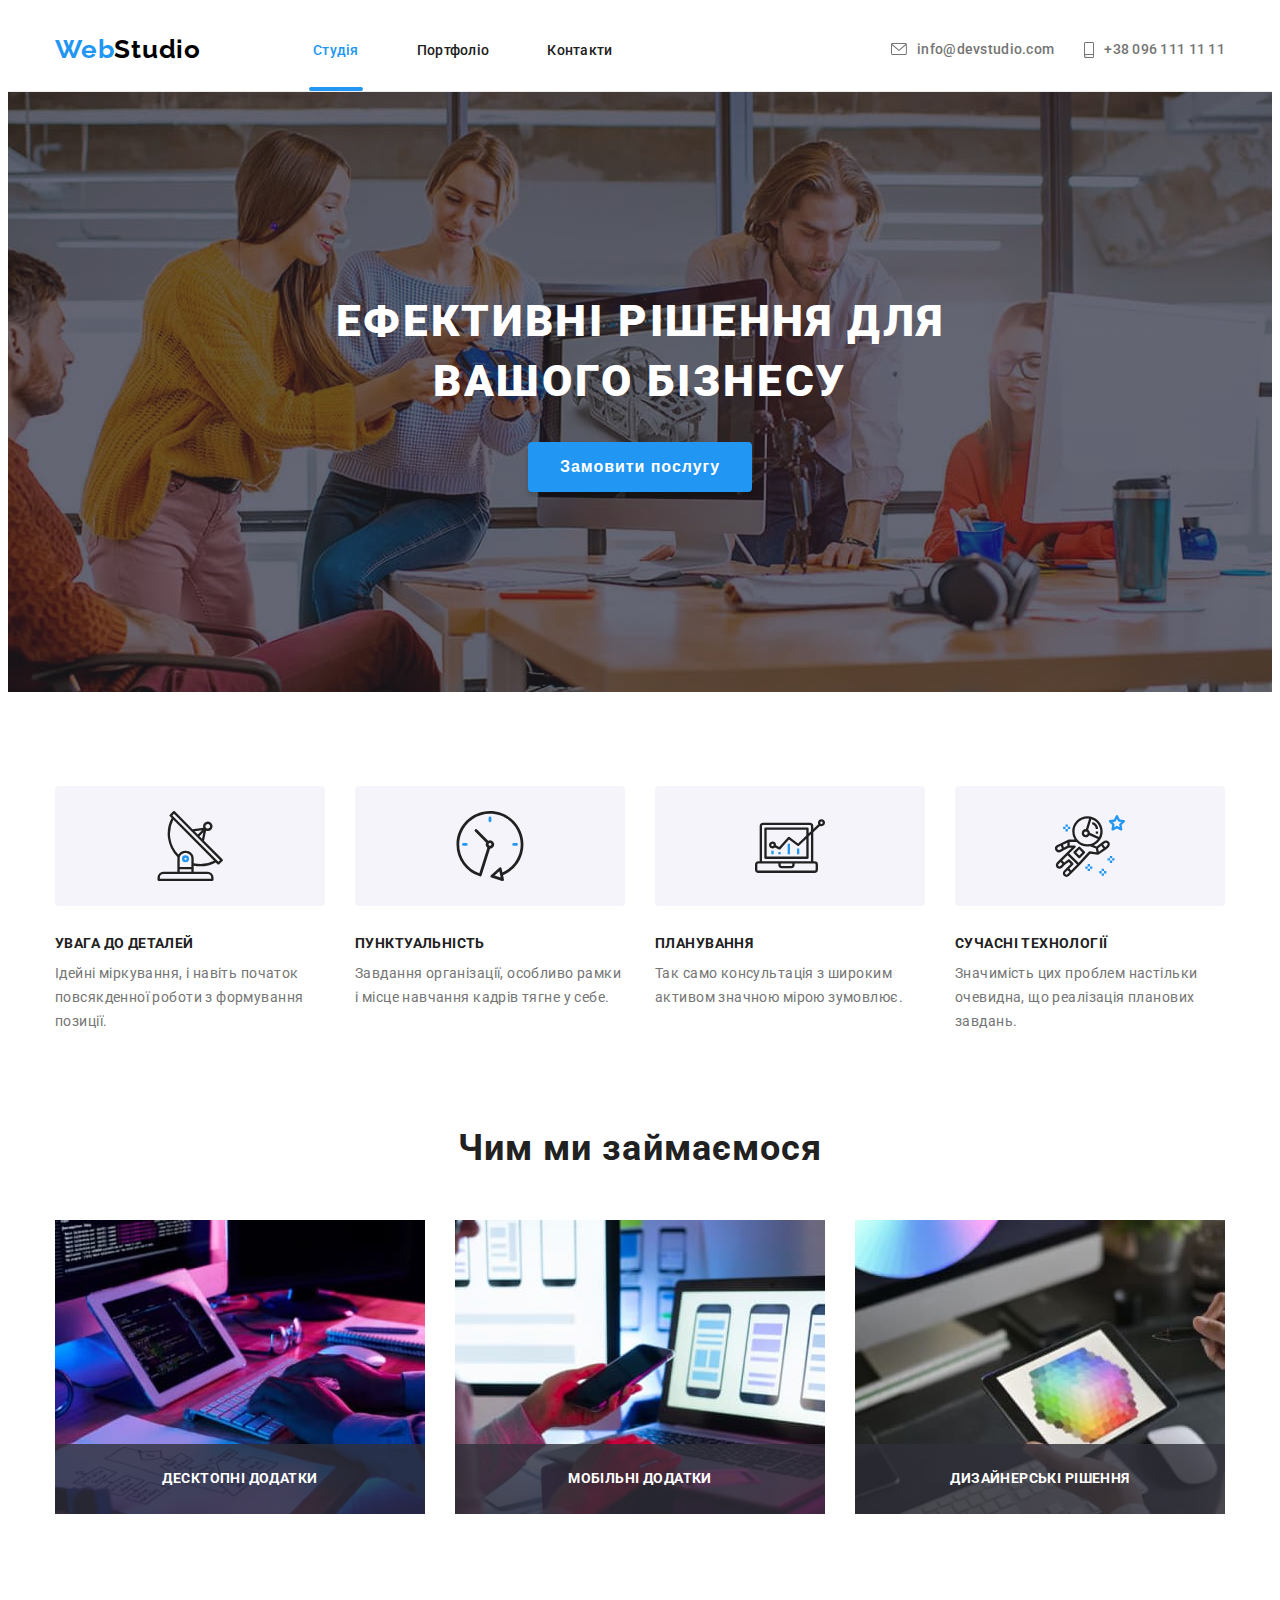
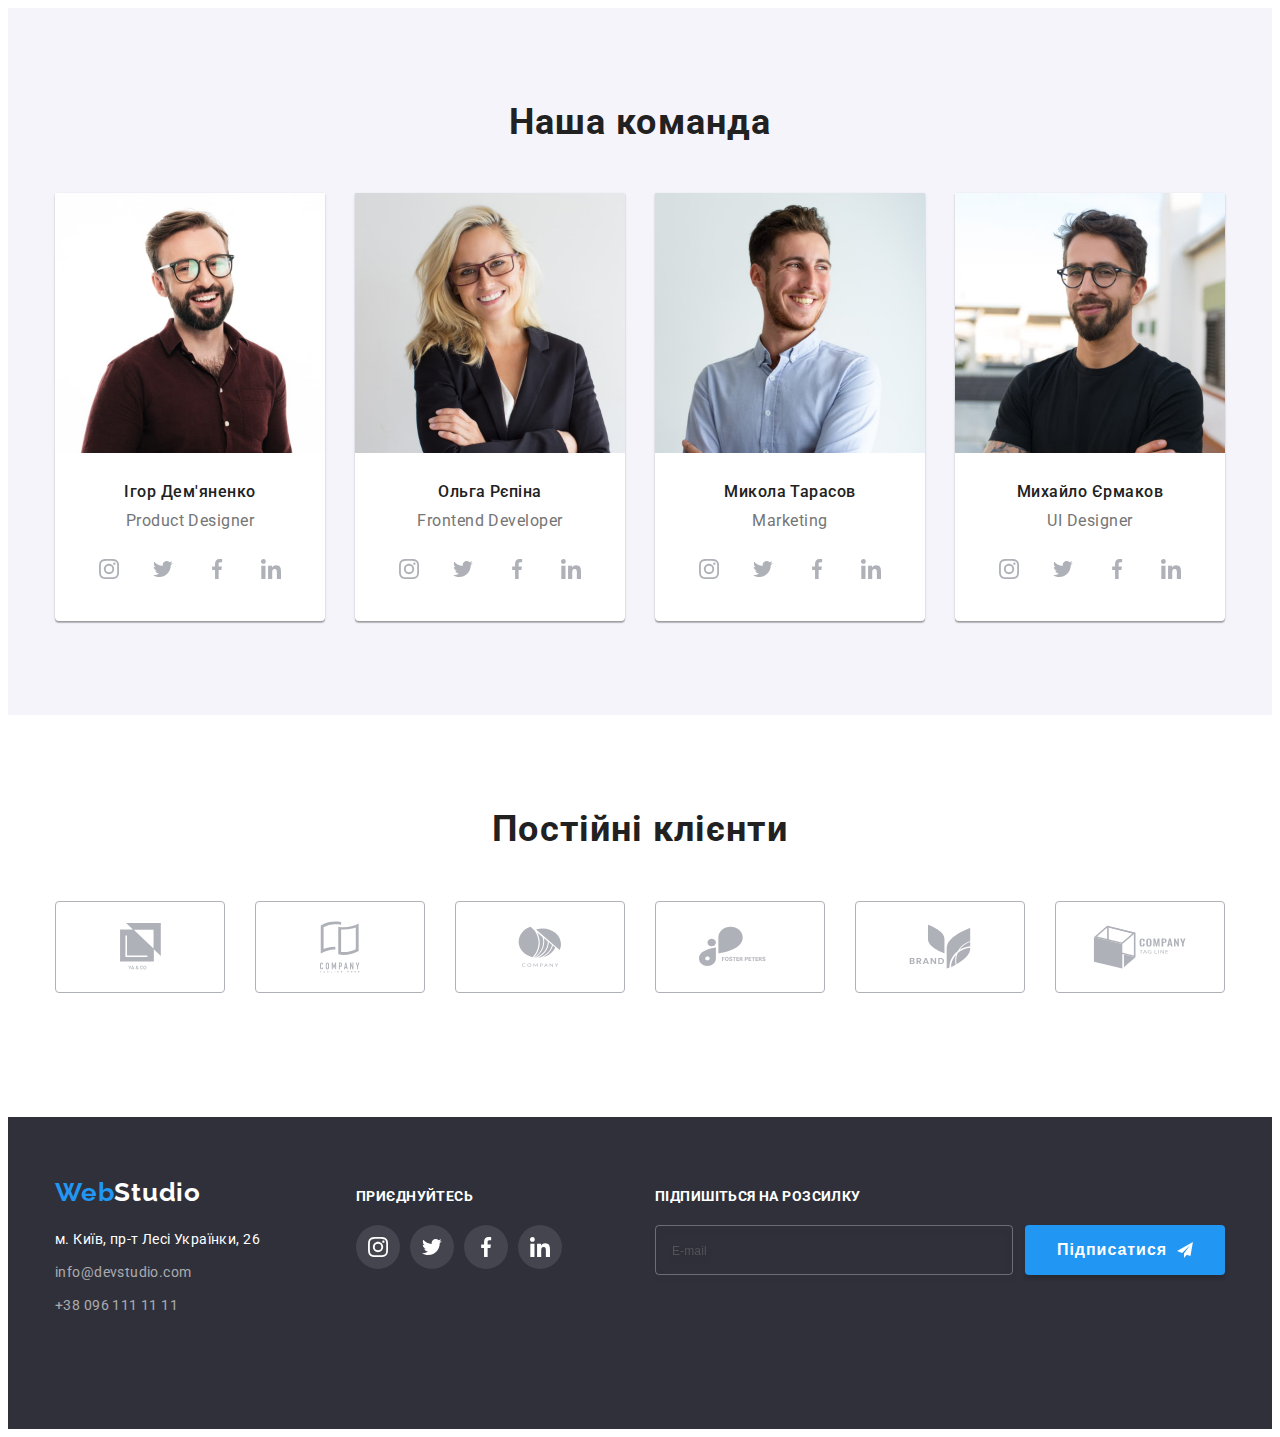
<file: index.html>
<!DOCTYPE html>
<html lang="en">
<head>
    <meta charset="UTF-8">
    <meta http-equiv="X-UA-Compatible" content="IE=edge">
    <meta name="viewport" content="width=device-width, initial-scale=1.0">
    <link rel="stylesheet" href="https://cdnjs.cloudflare.com/ajax/libs/modern-normalize/1.1.0/modern-normalize.min.css" integrity="sha512-wpPYUAdjBVSE4KJnH1VR1HeZfpl1ub8YT/NKx4PuQ5NmX2tKuGu6U/JRp5y+Y8XG2tV+wKQpNHVUX03MfMFn9Q==" crossorigin="anonymous" referrerpolicy="no-referrer" />
    <link rel="preconnect" href="https://fonts.googleapis.com">
    <link rel="preconnect" href="https://fonts.gstatic.com" crossorigin>
    <link href="https://fonts.googleapis.com/css2?family=Raleway:wght@700&family=Roboto:wght@400;500;700;900&display=swap" rel="stylesheet">
    <link href="./style/style.css" rel="stylesheet"/>
    <title>Веб-студія</title>
</head>
<body>
    <header class="header">
    <div class="header-container container">
            <div class="header-logo"><a class="logo link" href="index.html"><span class="web">Web</span>Studio</a></div>
        <nav class="navigator-menu">
            <div class="container"><ul class="navigator-list list">
            <li class="navigator-item"><a class="navigator-link link active current" href="index.html">Студія</a></li>
            <li class="navigator-item"><a class="navigator-link link" href="portfolio.html">Портфоліо</a></li>
            <li class="navigator-item"><a class="navigator-link link" href="">Контакти</a></li>
        </ul></div>
        </nav>
        <ul class="header-contacts-list list">
            <li class="header-contacts-item">
                <a class="header-contacts-link link" href="mailto:info@devstudio.com">
                    <svg class="header-contacts-icon" width="16" height="12">
                        <use href="./images/icons.svg#icon-envelope"></use>
                    </svg>
                    info@devstudio.com</a></li>
            <li class="header-contacts-item">
                <a class="header-contacts-link link" href="tel:+380961111111">
                    <svg class="header-contacts-icon" width="10" height="16">
                        <use href="./images/icons.svg#icon-smartphone"></use>
                    </svg>
                    +38 096 111 11 11</a></li>
        </ul>
    </div>
    </header>
    <main>
        <section class="hero container">
            <div class="hero-container container"><h1 class="hero-title">Ефективні рішення для вашого бізнесу</h1>
            <button class="hero-btn" type="button" data-modal-open>Замовити послугу</button>
        </div>
        </section>
        <section class="character section">    
        <div class="character-container container"><h2 class="visually-hidden">Про нас</h2>
            <ul class="character-list list">
                <li class="character-item"><div class="outside-bg">
                    <div class="inside-bg">
                        <svg class="icon-character" width="70" height="70">
                            <use href="./images/icons.svg#icon-character-1"></use>
                        </svg>
                    </div>
                </div>
                    <h3 class="character-title">Увага до деталей</h3>
                    <p class="character-text">Ідейні міркування, і навіть початок повсякденної роботи з формування позиції.</p>
                </li>
                <li><div class="outside-bg">
                    <div class="inside-bg">
                        <svg class="icon-character" width="70" height="70">
                            <use href="./images/icons.svg#icon-character-2"></use>
                        </svg>
                    </div>
                </div>
                    <h3 class="character-title">Пунктуальність</h3>
                    <p class="character-text">Завдання організації, особливо рамки і місце навчання кадрів тягне у себе.</p>
                </li>
                <li><div class="outside-bg">
                    <div class="inside-bg">
                        <svg class="icon-character" width="70" height="70">
                            <use href="./images/icons.svg#icon-character-3"></use>
                        </svg>
                    </div>
                </div>
                    <h3 class="character-title">Планування</h3>
                    <p class="character-text">Так само консультація з широким активом значною мірою зумовлює.</p>
                </li>
                <li><div class="outside-bg">
                    <div class="inside-bg">
                        <svg class="icon-character" width="70" height="70">
                            <use href="./images/icons.svg#icon-character-4"></use>
                        </svg>
                    </div>
                </div>
                    <h3 class="character-title">Сучасні технології</h3>
                    <p class="character-text">Значимість цих проблем настільки очевидна, що реалізація планових завдань.</p>
                </li>
            </ul></div>
        </section>
        <section class="work section">
            <div class="container"><h2 class="work-title">Чим ми займаємося</h2>
            <ul class="work-list list">
                <li class="work-item">
                    <div class="work-top-wrap"><img src="./images/main/work/box-1.jpg" alt="work" width="370" height="294">
                    <p class="work-text-top">Десктопні додатки</p></div>
                </li>                    
                <li class="work-item">
                    <div class="work-top-wrap"><img src="./images/main/work/box-2.jpg" alt="work" width="370" height="294">
                    <p class="work-text-top">Мобільні додатки</p></div>
                </li>
                <li class="work-item">
                    <div class="work-top-wrap"><img src="./images/main/work/box-3.jpg" alt="work" width="370" height="294">
                    <p class="work-text-top">Дизайнерські рішення</p></div>
                </li>
            </ul></div>
        </section>
        <section class="team section">
            <div class="container"><h2 class="team-title-h2">Наша команда</h2>
            <ul class="team-list list">
                <li class="team-item">
                    <img src="./images/main/team/team-1.jpg" alt="team" width="270" height="260">
                    <h3 class="team-title">Ігор Дем'яненко</h3>
                    <p class="team-text">Product Designer</p>
                    <ul class="team-soc-list list">
                        <li class="team-soc-item">
                            <a href="" class="team-soc-link link" target="_blank" rel="noopener noreferrer">
                                <svg class="soc-link-icon"  width="20" height="20">
                                    <use href="./images/icons.svg#icon-instagram"></use>
                                </svg>
                            </a></li>
                        <li class="team-soc-item">
                            <a href="" class="team-soc-link link" target="_blank" rel="noopener noreferrer">
                                <svg class="soc-link-icon" width="20" height="20">
                                    <use href="./images/icons.svg#icon-twitter"></use>
                                </svg>
                            </a></li>
                        <li class="team-soc-item">
                            <a href="" class="team-soc-link link" target="_blank" rel="noopener noreferrer">
                                <svg class="soc-link-icon"  width="20" height="20">
                                    <use href="./images/icons.svg#icon-facebook"></use>
                                </svg>
                            </a></li>
                        <li class="team-soc-item">
                            <a href="" class="team-soc-link link" target="_blank" rel="noopener noreferrer">
                                <svg class="soc-link-icon" width="20" height="20">
                                    <use href="./images/icons.svg#icon-linkedin"></use>
                                </svg>
                            </a></li>
                    </ul>
                </li>
                <li class="team-item">
                    <img src="./images/main/team/team-2.jpg" alt="team" width="270" height="260">
                    <h3 class="team-title">Ольга Рєпіна</h3>
                    <p class="team-text">Frontend Developer</p>
                    <ul class="team-soc-list list">
                        <li class="team-soc-item">
                            <a href="" class="team-soc-link link" target="_blank" rel="noopener noreferrer">
                                <svg class="soc-link-icon"  width="20" height="20">
                                    <use href="./images/icons.svg#icon-instagram"></use>
                                </svg>
                            </a></li>
                        <li class="team-soc-item">
                            <a href="" class="team-soc-link link" target="_blank" rel="noopener noreferrer">
                                <svg class="soc-link-icon" width="20" height="20">
                                    <use href="./images/icons.svg#icon-twitter"></use>
                                </svg>
                            </a></li>
                        <li class="team-soc-item">
                            <a href="" class="team-soc-link link" target="_blank" rel="noopener noreferrer">
                                <svg class="soc-link-icon"  width="20" height="20">
                                    <use href="./images/icons.svg#icon-facebook"></use>
                                </svg>
                            </a></li>
                        <li class="team-soc-item">
                            <a href="" class="team-soc-link link" target="_blank" rel="noopener noreferrer">
                                <svg class="soc-link-icon" width="20" height="20">
                                    <use href="./images/icons.svg#icon-linkedin"></use>
                                </svg>
                            </a></li>
                    </ul>
                </li>
                <li class="team-item">
                    <img src="./images/main/team/team-3.jpg" alt="team" width="270" height="260">
                    <h3 class="team-title">Микола Тарасов</h3>
                    <p class="team-text">Marketing</p>
                    <ul class="team-soc-list list">
                        <li class="team-soc-item">
                            <a href="" class="team-soc-link link" target="_blank" rel="noopener noreferrer">
                                <svg class="soc-link-icon"  width="20" height="20">
                                    <use href="./images/icons.svg#icon-instagram"></use>
                                </svg>
                            </a></li>
                        <li class="team-soc-item">
                            <a href="" class="team-soc-link link" target="_blank" rel="noopener noreferrer">
                                <svg class="soc-link-icon" width="20" height="20">
                                    <use href="./images/icons.svg#icon-twitter"></use>
                                </svg>
                            </a></li>
                        <li class="team-soc-item">
                            <a href="" class="team-soc-link link" target="_blank" rel="noopener noreferrer">
                                <svg class="soc-link-icon"  width="20" height="20">
                                    <use href="./images/icons.svg#icon-facebook"></use>
                                </svg>
                            </a></li>
                        <li class="team-soc-item">
                            <a href="" class="team-soc-link link" target="_blank" rel="noopener noreferrer">
                                <svg class="soc-link-icon" width="20" height="20">
                                    <use href="./images/icons.svg#icon-linkedin"></use>
                                </svg>
                            </a></li>
                    </ul>
                </li>
                <li class="team-item">
                    <img src="./images/main/team/team-4.jpg" alt="team" width="270" height="260">
                    <h3 class="team-title">Михайло Єрмаков</h3>
                    <p class="team-text">UI Designer</p>
                    <ul class="team-soc-list list">
                        <li class="team-soc-item">
                            <a href="" class="team-soc-link link" target="_blank" rel="noopener noreferrer">
                                <svg class="soc-link-icon"  width="20" height="20">
                                    <use href="./images/icons.svg#icon-instagram"></use>
                                </svg>
                            </a></li>
                        <li class="team-soc-item">
                            <a href="" class="team-soc-link link" target="_blank" rel="noopener noreferrer">
                                <svg class="soc-link-icon" width="20" height="20">
                                    <use href="./images/icons.svg#icon-twitter"></use>
                                </svg>
                            </a></li>
                        <li class="team-soc-item">
                            <a href="" class="team-soc-link link" target="_blank" rel="noopener noreferrer">
                                <svg class="soc-link-icon"  width="20" height="20">
                                    <use href="./images/icons.svg#icon-facebook"></use>
                                </svg>
                            </a></li>
                        <li class="team-soc-item">
                            <a href="" class="team-soc-link link" target="_blank" rel="noopener noreferrer">
                                <svg class="soc-link-icon" width="20" height="20">
                                    <use href="./images/icons.svg#icon-linkedin"></use>
                                </svg>
                            </a></li>
                    </ul>
                </li>
            </ul></div>
        </section>
        <section class="constant-clients section">
            <div class="container"><h2 class="constant-clients-title">Постійні клієнти</h2>
                <ul class="clients-list list">
                    <li class="clients-logo-item"><a href="" class="clients-link link" target="_blank" rel="noopener noreferrer">
                        <svg class="logo-link-icon" width="41" height="46.7">
                            <use href="./images/icons.svg#icon-client-1"></use>
                        </svg>
                    </a></li>
                    <li class="clients-logo-item"><a href="" class="clients-link link" target="_blank" rel="noopener noreferrer">
                        <svg class="logo-link-icon" width="40" height="52">
                            <use href="./images/icons.svg#icon-client-2"></use>
                        </svg>
                    </a></li>
                    <li class="clients-logo-item"><a href="" class="clients-link link" target="_blank" rel="noopener noreferrer">
                        <svg class="logo-link-icon" width="43.46" height="41.18">
                            <use href="./images/icons.svg#icon-client-3"></use>
                        </svg>
                    </a></li>
                    <li class="clients-logo-item"><a href="" class="clients-link link" target="_blank" rel="noopener noreferrer">
                        <svg class="logo-link-icon" width="84.44" height="40.62">
                            <use href="./images/icons.svg#icon-client-4"></use>
                        </svg>
                    </a></li>
                    <li class="clients-logo-item"><a href="" class="clients-link link" target="_blank" rel="noopener noreferrer">
                        <svg class="logo-link-icon" width="62.54" height="45.43">
                            <use href="./images/icons.svg#icon-client-5"></use>
                        </svg>
                    </a></li>
                    <li class="clients-logo-item"><a href="" class="clients-link link" target="_blank" rel="noopener noreferrer">
                        <svg class="logo-link-icon" width="93.79" height="43.93">
                            <use href="./images/icons.svg#icon-client-6"></use>
                        </svg>
                    </a></li>
                </ul>
        </div>
            </section>
    </main>
    <footer class="footer">
        <div class="footer-container container">
            <div>
            <div class="footer-logo"><a class="logo link" href="index.html"><span class="web">Web</span><span class="studio">Studio</span></a></div>
        <adress>
            <ul class="footer-contacts-list list">
                <li class="footer-adress-item"><a class="footer-adress-link link" href="https://goo.gl/maps/XNjeUNWpdiMwEfmY7" target="_blank" rel="noreferrer noopener">м. Київ, пр-т Лесі Українки, 26</a></li>
                <li class="footer-contacts-item"><a class="footer-contacts-link link" href="mailto:info@devstudio.com">info@devstudio.com</a></li>
                <li class="footer-contacts-item"><a class="footer-contacts-link link" href="tel:+380961111111">+38 096 111 11 11</a></li>
            </ul>
        </adress></div>
        <div class="footer-soc-menu">
            <h3 class="footer-soc-menu-title">приєднуйтесь</h3>
            <ul class="footer-soc-list list">
                <li class="footer-soc-item">
                    <a href="" class="footer-soc-link link" target="_blank" rel="noopener noreferrer">
                        <svg class="footer-link-icon"  width="20" height="20">
                            <use href="./images/icons.svg#icon-instagram"></use>
                        </svg>
                    </a></li>
                <li class="footer-soc-item">
                    <a href="" class="footer-soc-link link" target="_blank" rel="noopener noreferrer">
                        <svg class="footer-link-icon" width="20" height="20">
                            <use href="./images/icons.svg#icon-twitter"></use>
                        </svg>
                    </a></li>
                <li class="footer-soc-item">
                    <a href="" class="footer-soc-link link" target="_blank" rel="noopener noreferrer">
                        <svg class="footer-link-icon"  width="20" height="20">
                            <use href="./images/icons.svg#icon-facebook"></use>
                        </svg>
                    </a></li>
                <li class="footer-soc-item">
                    <a href="" class="footer-soc-link link" target="_blank" rel="noopener noreferrer">
                        <svg class="footer-link-icon" width="20" height="20">
                            <use href="./images/icons.svg#icon-linkedin"></use>
                        </svg>
                    </a></li>
            </ul></div>
        <div class="footer-input">
            <p class="footer-input-title">Підпишіться на розсилку</p>
            <div class="input-btn"><label class="modal-label">
                <input
                  type="text"
                  class="footer-modal-input"
                  name="user-mail"
                  placeholder="E-mail"
                  required
                />
              </label>
              <button class="footer-input-btn" type="button">Підписатися
                <svg class="footer-btn-icon" width="24" height="24">
                    <use href="./images/icons.svg#icon-telegramm"></use>
                </svg>
              </button></div>
        </div>
    </div>
    </footer>
    <div class="backdrop is-hidden" data-modal>
        <div class="modal">
            <button type="button" class="modal-close" data-modal-close>
                <svg class="modal-close-icon" width="18" height="18">
                    <use href="./images/icons.svg#icon-close-black-18dp"></use>
                </svg>
            </button>
            <h2 class="modal-title">Залиште свої дані, ми вам передзвонимо</h2>
            <form class="modal-form">
                <div class="modal-field">
                    <label for="user-name" class="modal-label">Ім'я</label>
                    <div class="input-wrap">
                      <input
                        type="name"
                        class="modal-input"
                        name="user-name"
                        id="user-name"
                        title=""
                        placeholder=""
                        required
                      />
                      <svg class="input-icon" width="12" height="12">
                        <use href="./images/icons.svg#icon-human"></use>
                      </svg>
                    </div>
                  </div>
                  <div class="modal-field">
                    <label for="user-tel" class="modal-label">Телефон</label>
                    <div class="input-wrap">
                      <input
                        type="tel"
                        class="modal-input"
                        name="user-tel"
                        id="user-tel"
                        title=""
                        placeholder=""
                        required
                      />
                      <svg class="input-icon" width="13" height="12">
                        <use href="./images/icons.svg#icon-telephone"></use>
                      </svg>
                    </div>
                  </div><div class="modal-field">
                    <label for="user-email" class="modal-label">Пошта</label>
                    <div class="input-wrap">
                      <input
                        type="email"
                        class="modal-input"
                        name="user-email"
                        id="user-email"
                        title=""
                        placeholder=""
                        required
                      />
                      <svg class="input-icon" width="15" height="12">
                        <use href="./images/icons.svg#icon-convert"></use>
                      </svg>
                    </div>
                  </div>
                  <div class="modal-field">
                    <label for="user-text" class="modal-label">Коментар</label>
                    <textarea 
                      name="user-text"
                      id="user-text"
                      class="online-comment"
                      placeholder="Введіть текст"
                    ></textarea>
                  </div>
                  <div class="modal-privacy">
                    <input
                      type="checkbox"
                      class="modal-check visually-hidden"
                      name="privacy"
                      id="privacy"
                    />
                    <label for="privacy" class="check-text">
                        <span>
                          <svg class="check-icon" width="16" height="15">
                            <use href="./images/icons.svg#icon-bird"></use>
                          </svg>
                        </span>
                      Погоджуюся з розсилкою та приймаю&nbsp;<a class="condition">Умови договору</a>
                      </label>
                  </div>
            </form>
            <div class="modal-btn-btn"><button class="modal-btn" type="submit">Відправити</button></div>
        </div>
    </div>
    <script src="./js/modal.js"></script>
</body>
</html>
</file>
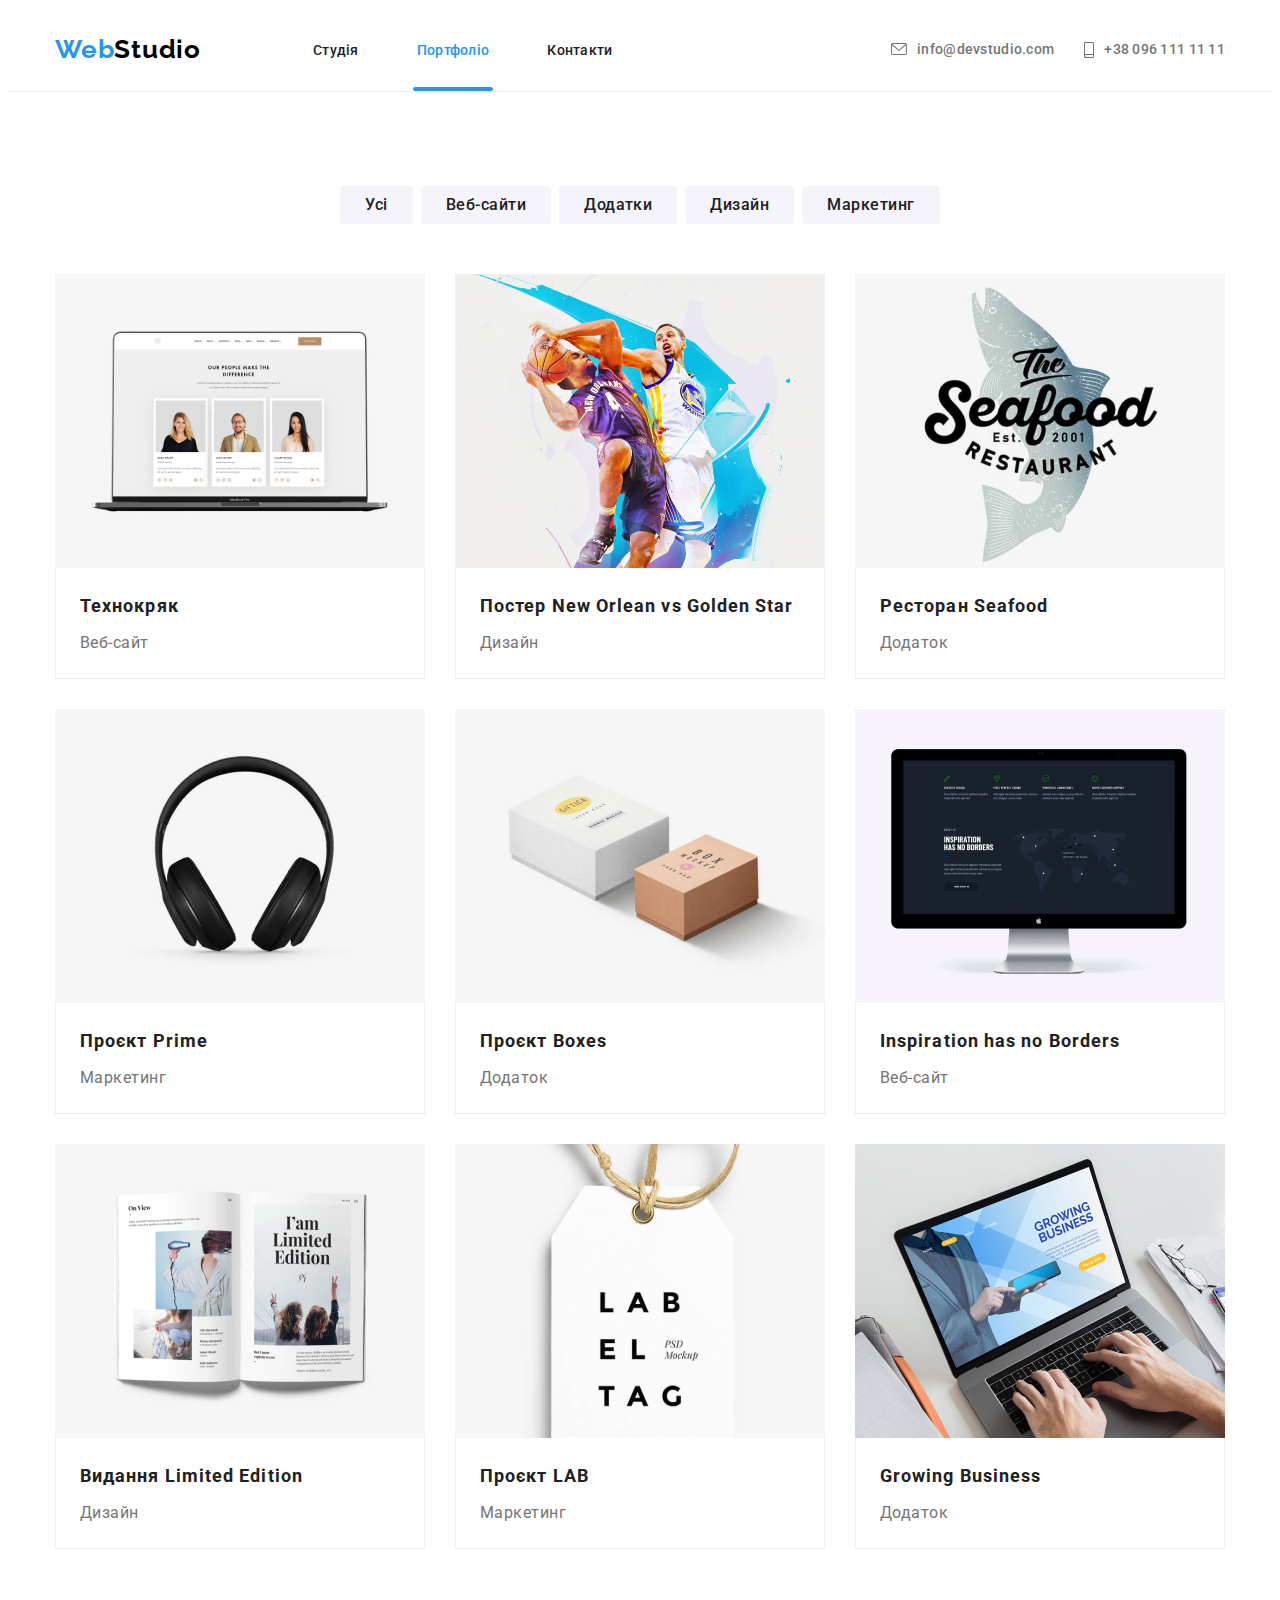
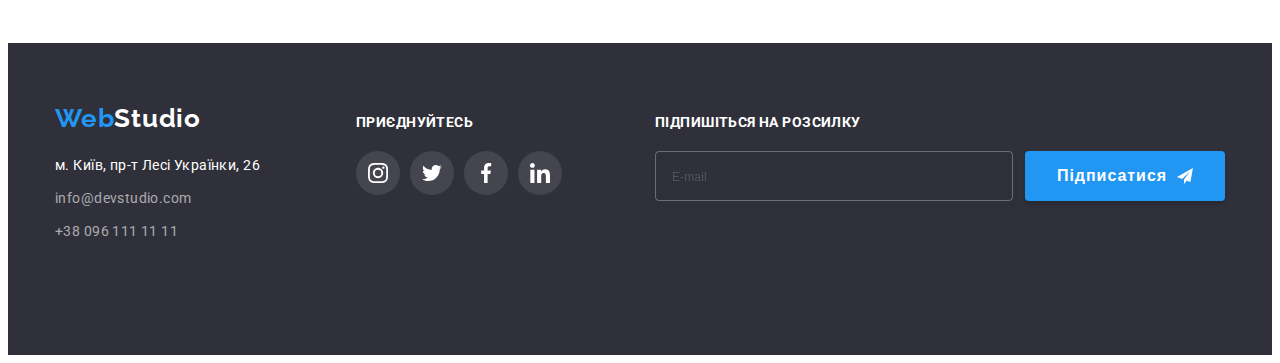
<file: portfolio.html>
<!DOCTYPE html>
<html lang="en">
<head>
    <meta charset="UTF-8">
    <meta http-equiv="X-UA-Compatible" content="IE=edge">
    <meta name="viewport" content="width=device-width, initial-scale=1.0">
    <link rel="stylesheet" href="https://cdnjs.cloudflare.com/ajax/libs/modern-normalize/1.1.0/modern-normalize.min.css" integrity="sha512-wpPYUAdjBVSE4KJnH1VR1HeZfpl1ub8YT/NKx4PuQ5NmX2tKuGu6U/JRp5y+Y8XG2tV+wKQpNHVUX03MfMFn9Q==" crossorigin="anonymous" referrerpolicy="no-referrer" />
    <link rel="preconnect" href="https://fonts.googleapis.com">
    <link rel="preconnect" href="https://fonts.gstatic.com" crossorigin>
    <link href="https://fonts.googleapis.com/css2?family=Raleway:wght@700&family=Roboto:wght@400;500;700;900&display=swap" rel="stylesheet">
    <link href="./style/style.css" rel="stylesheet"/>
    <title>Портфоліо</title>
</head>
<body>
    <header class="header">
        <div class="header-container container">
                <div class="header-logo"><a class="logo link" href="index.html"><span class="web">Web</span>Studio</a></div>
            <nav class="navigator-menu">
                <div class="container"><ul class="navigator-list list">
                <li class="navigator-item"><a class="navigator-link link" href="index.html">Студія</a></li>
                <li class="navigator-item"><a class="navigator-link link active current" href="portfolio.html">Портфоліо</a></li>
                <li class="navigator-item"><a class="navigator-link link" href="">Контакти</a></li>
            </ul></div>
            </nav>
            <ul class="header-contacts-list list">
                <li class="header-contacts-item">
                    <a class="header-contacts-link link" href="mailto:info@devstudio.com">
                        <svg class="header-contacts-icon" width="16" height="12">
                            <use href="./images/icons.svg#icon-envelope"></use>
                        </svg>
                        info@devstudio.com</a></li>
                <li class="header-contacts-item">
                    <a class="header-contacts-link link" href="tel:+380961111111">
                        <svg class="header-contacts-icon" width="10" height="16">
                            <use href="./images/icons.svg#icon-smartphone"></use>
                        </svg>
                        +38 096 111 11 11</a></li>
            </ul>
        </div>
        </header>
    <main>
        <section class="example-work section">
            <h2 class="visually-hidden">Приклади робіт</h2>
                <div class="container">
                <div><ul class="menu-btn-list list">
                <li class="btn-item"><button class="btn-btn" type="button">Усі</button></li>
                <li class="btn-item"><button class="btn-btn" type="button">Веб-сайти</button></li>
                <li class="btn-item"><button class="btn-btn" type="button">Додатки</button></li>
                <li class="btn-item"><button class="btn-btn" type="button">Дизайн</button></li>
                <li class="btn-item"><button class="btn-btn" type="button">Маркетинг</button></li>
            </ul></div>
                <div>                    
                <ul class="example-list list">
                <li class="example-item">
                    <div class="example-top-wrap"><img src="./images/portfolio/example-work/work-1.jpg" alt="example-work" width="370" height="294">
                    <p class="example-top-text">Ресурс пропонує комплексні пропозиції з різним рівнем функціоналу та сервісів. Все це дозволить відвідувачу отримати вичерпні відомості про компанію чи приватну особу.</p></div>
                    <div class="example-title-text"><h3 class="example-title">Технокряк</h3>
                    <p class="example-text">Веб-сайт</p></div>
                </li>
                <li class="example-item">
                    <div class="example-top-wrap"><img src="./images/portfolio/example-work/work-2.jpg" alt="example-work" width="370" height="294">
                    <p class="example-top-text">Ресурс пропонує комплексні пропозиції з різним рівнем функціоналу та сервісів. Все це дозволить відвідувачу отримати вичерпні відомості про компанію чи приватну особу.</p></div>
                    <div class="example-title-text"><h3 class="example-title">Постер New Orlean vs Golden Star</h3>
                    <p class="example-text">Дизайн</p></div>
                </li>
                <li class="example-item">
                    <div class="example-top-wrap"><img src="./images/portfolio/example-work/work-3.jpg" alt="example-work" width="370" height="294">
                    <p class="example-top-text">Ресурс пропонує комплексні пропозиції з різним рівнем функціоналу та сервісів. Все це дозволить відвідувачу отримати вичерпні відомості про компанію чи приватну особу.</p></div>
                    <div class="example-title-text"><h3 class="example-title">Ресторан Seafood</h3>
                    <p class="example-text">Додаток</p></div>
                </li>
                <li class="example-item">
                    <div class="example-top-wrap"><img src="./images/portfolio/example-work/work-4.jpg" alt="example-work" width="370" height="294">
                    <p class="example-top-text">Ресурс пропонує комплексні пропозиції з різним рівнем функціоналу та сервісів. Все це дозволить відвідувачу отримати вичерпні відомості про компанію чи приватну особу.</p></div>
                    <div class="example-title-text"><h3 class="example-title">Проєкт Prime</h3>
                    <p class="example-text">Маркетинг</p></div>
                </li>
                <li class="example-item">
                    <div class="example-top-wrap"><img src="./images/portfolio/example-work/work-5.jpg" alt="example-work" width="370" height="294">
                    <p class="example-top-text">Ресурс пропонує комплексні пропозиції з різним рівнем функціоналу та сервісів. Все це дозволить відвідувачу отримати вичерпні відомості про компанію чи приватну особу.</p></div>
                    <div class="example-title-text"><h3 class="example-title">Проєкт Boxes</h3>
                    <p class="example-text">Додаток</p></div>
                </li>
                <li class="example-item">
                    <div class="example-top-wrap"><img src="./images/portfolio/example-work/work-6.jpg" alt="example-work" width="370" height="294">
                    <p class="example-top-text">Ресурс пропонує комплексні пропозиції з різним рівнем функціоналу та сервісів. Все це дозволить відвідувачу отримати вичерпні відомості про компанію чи приватну особу.</p></div>
                    <div class="example-title-text"><h3 class="example-title">Inspiration has no Borders</h3>
                    <p class="example-text">Веб-сайт</p></div>
                </li>
                <li class="example-item">
                    <div class="example-top-wrap"><img src="./images/portfolio/example-work/work-7.jpg" alt="example-work" width="370" height="294">
                    <p class="example-top-text">Ресурс пропонує комплексні пропозиції з різним рівнем функціоналу та сервісів. Все це дозволить відвідувачу отримати вичерпні відомості про компанію чи приватну особу.</p></div>
                    <div class="example-title-text"><h3 class="example-title">Видання Limited Edition</h3>
                    <p class="example-text">Дизайн</p></div>
                </li>
                <li class="example-item">
                    <div class="example-top-wrap"><img src="./images/portfolio/example-work/work-8.jpg" alt="example-work" width="370" height="294">
                    <p class="example-top-text">Ресурс пропонує комплексні пропозиції з різним рівнем функціоналу та сервісів. Все це дозволить відвідувачу отримати вичерпні відомості про компанію чи приватну особу.</p></div>
                    <div class="example-title-text"><h3 class="example-title">Проєкт LAB</h3>
                    <p class="example-text">Маркетинг</p></div>
                </li>
                <li class="example-item">
                    <div class="example-top-wrap"><img src="./images/portfolio/example-work/work-9.jpg" alt="example-work" width="370" height="294">
                    <p class="example-top-text">Ресурс пропонує комплексні пропозиції з різним рівнем функціоналу та сервісів. Все це дозволить відвідувачу отримати вичерпні відомості про компанію чи приватну особу.</p></div>
                    <div class="example-title-text"><h3 class="example-title">Growing Business</h3>
                    <p class="example-text">Додаток</p></div>
                </li>
            </ul>
            </div>
        </section>
    </main>
    <footer class="footer">
        <div class="footer-container container">
            <div>
            <div class="footer-logo"><a class="logo link" href="index.html"><span class="web">Web</span><span class="studio">Studio</span></a></div>
        <adress>
            <ul class="footer-contacts-list list">
                <li class="footer-adress-item"><a class="footer-adress-link link" href="https://goo.gl/maps/XNjeUNWpdiMwEfmY7" target="_blank" rel="noreferrer noopener">м. Київ, пр-т Лесі Українки, 26</a></li>
                <li class="footer-contacts-item"><a class="footer-contacts-link link" href="mailto:info@devstudio.com">info@devstudio.com</a></li>
                <li class="footer-contacts-item"><a class="footer-contacts-link link" href="tel:+380961111111">+38 096 111 11 11</a></li>
            </ul>
        </adress></div>
        <div class="footer-soc-menu">
            <h3 class="footer-soc-menu-title">приєднуйтесь</h3>
            <ul class="footer-soc-list list">
                <li class="footer-soc-item">
                    <a href="" class="footer-soc-link link" target="_blank" rel="noopener noreferrer">
                        <svg class="footer-link-icon"  width="20" height="20">
                            <use href="./images/icons.svg#icon-instagram"></use>
                        </svg>
                    </a></li>
                <li class="footer-soc-item">
                    <a href="" class="footer-soc-link link" target="_blank" rel="noopener noreferrer">
                        <svg class="footer-link-icon" width="20" height="20">
                            <use href="./images/icons.svg#icon-twitter"></use>
                        </svg>
                    </a></li>
                <li class="footer-soc-item">
                    <a href="" class="footer-soc-link link" target="_blank" rel="noopener noreferrer">
                        <svg class="footer-link-icon"  width="20" height="20">
                            <use href="./images/icons.svg#icon-facebook"></use>
                        </svg>
                    </a></li>
                <li class="footer-soc-item">
                    <a href="" class="footer-soc-link link" target="_blank" rel="noopener noreferrer">
                        <svg class="footer-link-icon" width="20" height="20">
                            <use href="./images/icons.svg#icon-linkedin"></use>
                        </svg>
                    </a></li>
            </ul></div>
            <div class="footer-input">
                <p class="footer-input-title">Підпишіться на розсилку</p>
                <div class="input-btn"><label class="modal-label">
                    <input
                      type="text"
                      class="footer-modal-input"
                      name="user-mail"
                      placeholder="E-mail"
                      required
                    />
                  </label>
                  <button class="footer-input-btn" type="button">Підписатися
                    <svg class="footer-btn-icon" width="24" height="24">
                        <use href="./images/icons.svg#icon-telegramm"></use>
                    </svg>
                  </button></div>
            </div>
    </div>
    </footer>
</body>
</html>
</file>
<file: style/style.css>
body {
    font-family: 'Roboto', sans-serif;
    color: black;
}
html {
    box-sizing: border-box;
}
h1,
h2,
h3,
p {
    margin:0;
}
ul {
    margin: 0;
    padding-left: 0;
}
img {
    display: block;
}
button {
    cursor: pointer;
}
.link {
    text-decoration: none;
}
.list {
    list-style: none;
}
.visually-hidden {
    position: absolute;
    white-space: nowrap;
    width: 1px;
    height: 1px;
    overflow: hidden;
    border: 0;
    padding: 0;
    clip: rect(0 0 0 0);
    clip-path: inset(50%);
    margin: -1px;
  }
.container {
    width: 100%;
max-width: 1200px;
margin-left: auto;
margin-right: auto;
padding-left: 15px;
padding-right: 15px;
}
.section {
    padding-top: 94px;
    padding-bottom: 94px;
}
:root {
    --brand-color: #2196F3;
    --background-color: #2F303A;
    --text-color: #757575;
}
*,
*::before,
*::after {
    box-sizing: inherit;
}
/* header */
.logo {
    font-family: 'Raleway';
font-weight: 700;
font-size: 26px;
line-height: 1.19;
letter-spacing: 0.03em;
color: black;
}
.web {
color: var(--brand-color);
}
.header {
    border-bottom: 1px solid #ECECEC;
}
.header-logo {
    padding-top: 24px;
    padding-bottom: 25px;
    margin-right: 93px;
}
.header-container {
    display: flex;
    align-items: center;
}
.navigator-list {
    display: flex;
    gap: 50px;
    padding: 32px 0;
}
.header-contacts-list {
    display: flex;
    gap: 30px;
    padding: 32px 0;
    justify-content: flex-end;
    margin-left: auto;
}
.navigator-link {
    font-weight: 500;
font-size: 14px;
line-height: 1.14;
letter-spacing: 0.02em;
color: #212121;
padding: 32px 4px 33px 4px;
transition: 250ms;
    transition-timing-function: cubic-bezier(0.4, 0, 0.2, 1);
}
.header-contacts-link {
    display: flex;
    text-decoration: none;
    font-weight: 500;
font-size: 14px;
line-height: 1.14;
letter-spacing: 0.02em;
color: var(--text-color);
transition: 250ms;
    transition-timing-function: cubic-bezier(0.4, 0, 0.2, 1);
}
.header-contacts-icon {         
    margin-right: 10px;
    fill: #757575;
    align-self: center;
    transition: 250ms;
    transition-timing-function: cubic-bezier(0.4, 0, 0.2, 1);
}
.navigator-link:hover,
.navigator-link:focus {
    color: var(--brand-color);
}
.header-contacts-link:hover,
.header-contacts-link:focus {
    color: var(--brand-color)
}
.header-contacts-link:hover .header-contacts-icon,
.header-contacts-link:focus .header-contacts-icon {
fill: var(--brand-color);
}
.active {
    color: var(--brand-color)
}
.current {
    position: relative;
}
.current::after {
    content: '';
    position: absolute;
    height: 4px;
    border-radius: 2px;
    width: 100%;
    background-color: var(--brand-color);
    bottom: 0;
    left: 0;
}
/* hero */
.hero {
    background-color: var(--background-color);
    background-image: linear-gradient(rgba(47, 48, 58, 0.4), rgba(47, 48, 58, 0.4)),
    url(../images/bg-hero.jpg);
    background-repeat: no-repeat;
    background-position: center;
    background-size: cover;
    max-width: 1600px;
}
.hero-container {
    display: flex;
    flex-direction: column;
    justify-content: center;
    align-items: center;
    height: 600px;
}
.hero-title {
    max-width: 696px;
    font-weight: 900;
font-size: 44px;
line-height: 1.36;
text-align: center;
letter-spacing: 0.06em;
text-transform: uppercase;
color: #FFFFFF;
margin-bottom: 30px;
}
.hero-btn {
    background: var(--brand-color);
box-shadow: 0px 4px 4px rgba(0, 0, 0, 0.15);
border-radius: 4px;
border: 0;
cursor: pointer;
font-weight: 700;
font-size: 16px;
line-height: 1.87;
align-items: center;
text-align: center;
letter-spacing: 0.06em;
color: #FFFFFF;
padding: 10px 32px;
min-width: 216px;
transition: 250ms;
    transition-timing-function: cubic-bezier(0.4, 0, 0.2, 1);
}
.hero-btn:hover {
    background-color: #1e8ce6;
}
/* character */
.character-list {
    display: flex;
    gap: 30px;
}
.character-title {
    font-weight: 700;
font-size: 14px;
line-height: 1.14;
letter-spacing: 0.03em;
text-transform: uppercase;
color: #212121;
margin-bottom: 10px;
}
.character-text {
    font-size: 14px;
line-height: 1.71;
letter-spacing: 0.03em;
color: var(--text-color);
width: 270px;
}
.inside-bg {
    background: #F5F4FA;
border-radius: 4px;
width: 270px;
height: 120px;
margin-bottom: 30px;
display: flex;
align-items: center;
justify-content: center;
}
/* work */
.work {
    padding-top: 0;
}
.work-list {
    display: flex;
    gap: 30px;
}
.work-item {
    transform: relative;
}
.work-title {
    font-weight: 700;
font-size: 36px;
line-height: 1.16;
text-align: center;
letter-spacing: 0.03em;
color: #212121;
margin-bottom: 50px;
}
.work-text-top {
    font-weight: 700;
font-size: 14px;
line-height: 1.14;
text-align: center;
letter-spacing: 0.03em;
text-transform: uppercase;
color: #FFFFFF;
background-color: rgba(47, 48, 58, 0.8);
position: absolute;
z-index: 1;
bottom: 0;
width: 100%;
padding: 27px 0;
}
.work-top-wrap{
    position: relative;
}
/* team */
.team {
    background-color: #F5F4FA;
    min-height: 648px;
}
.team-list {
    display: flex;
}
.team-item {
    background: #FFFFFF;
box-shadow: 0px 1px 3px rgba(0, 0, 0, 0.12), 0px 1px 1px rgba(0, 0, 0, 0.14), 0px 2px 1px rgba(0, 0, 0, 0.2);
border-radius: 0px 0px 4px 4px;
}
.team-item:nth-child(1n+1) {
    margin-right: 30px;
}
.team-title-h2 {
    font-weight: 700;
font-size: 36px;
line-height: 1.16;
text-align: center;
letter-spacing: 0.03em;
color: #212121;
margin-bottom: 50px;
}
.team-title {
    font-weight: 500;
font-size: 16px;
line-height: 1.18;
text-align: center;
letter-spacing: 0.03em;
color: #212121;
padding-top: 30px;
margin-bottom: 10px;
}
.team-text {
    font-size: 16px;
line-height: 1.18;
text-align: center;
letter-spacing: 0.03em;
color: var(--text-color);
margin-bottom: 16px;
}
.team-soc-list {
    display: flex;
    justify-content: center;
    gap: 10px;
    padding-bottom: 30px;
}
.team-soc-link {
    width: 44px;
    height: 44px;
    background-color: #FFFFFF;
    border-radius: 50%;
    display: flex;
    align-items: center;
    justify-content: center;
    transition: 250ms;
    transition-timing-function: cubic-bezier(0.4, 0, 0.2, 1);
}
.soc-link-icon {
    fill: #afb1b8;
    transition: 250ms;
    transition-timing-function: cubic-bezier(0.4, 0, 0.2, 1);
}
.team-soc-link:hover,
.team-soc-link:focus {
    background-color: var(--brand-color);
}
.team-soc-link:hover .soc-link-icon,
.team-soc-link:focus .soc-link-icon {
    fill: #FFFFFF;
}
/* partfolio btn */
.menu-btn-list {
    display: flex;
    justify-content: center;
    gap: 8px;
    margin-bottom: 50px;
}
.btn-btn {
font-family: 'Roboto';
font-style: normal;
font-weight: 500;
font-size: 16px;
line-height: 1.62;
text-align: center;
letter-spacing: 0.03em;
color: #212121;
}
.btn-btn {
    background: #F5F4FA;
    border-radius: 4px;
    border: 0;
    padding: 6px 25px;
    transition: 250ms;
    transition-timing-function: cubic-bezier(0.4, 0, 0.2, 1);
}
.menu-btn-list .btn-btn:hover,
.menu-btn-list .btn-btn:focus {
    color: white;
    background-color: var(--brand-color);
    box-shadow: 0px 3px 1px rgba(0, 0, 0, 0.1), 0px 1px 2px rgba(0, 0, 0, 0.08), 0px 2px 2px rgba(0, 0, 0, 0.12);
}
/* portfolio */
.example-list {
    display: flex;
    flex-wrap: wrap;
    gap: 30px;
}
.example-item {
    transform: relative;
    transition: 250ms;
    transition-timing-function: cubic-bezier(0.4, 0, 0.2, 1);
}
.example-item:hover {
    box-shadow: 0px 1px 1px rgba(0, 0, 0, 0.12), 0px 4px 4px rgba(0, 0, 0, 0.06), 1px 4px 6px rgba(0, 0, 0, 0.16);
}
.example-title-text {
    background: #FFFFFF;
    border: 1px solid #EEEEEE;
    border-top: 0;
    padding: 20px 24px;
}
.example-title {
    font-weight: 700;
font-size: 18px;
line-height: 2;
letter-spacing: 0.06em;
color: #212121;
margin-bottom: 4px;
}
.example-text {
    font-size: 16px;
line-height: 1.88;
letter-spacing: 0.03em;
color: var(--text-color);
}
.example-top-wrap {
    position: relative;
    overflow: hidden;
}
.example-top-text {
    position: absolute;
    top: 0;
    left: 0;
    font-size: 18px;
line-height: 1.56;
letter-spacing: 0.03em;
color: #FFFFFF;
background-color: rgba(33, 150, 243, 0.9);
padding: 63px 24px;
height: 100%;
transform: translateY(100%);
transition: transform 250ms linear;
transition-timing-function: cubic-bezier(0.4, 0, 0.2, 1);
}
.example-item:hover .example-top-text {
    transform: translateY(0);
}
/* constant-clients */
.constant-clients-title {
    font-weight: 700;
font-size: 36px;
line-height: 1.16;
text-align: center;
letter-spacing: 0.03em;
color: #212121;
margin-bottom: 50px;
}
.clients-list {
    display: flex;
    justify-content: center;
    gap: 30px;
    padding-bottom: 30px;
}
.clients-link {
    width: 170px;
    height: 92px;
    background-color: #FFFFFF;
    border-radius: 100%;
    border: 1px solid #AFB1B8;
    border-radius: 4px;
    display: flex;
    align-items: center;
    justify-content: center;
    transition: 250ms;
    transition-timing-function: cubic-bezier(0.4, 0, 0.2, 1);
}
.logo-link-icon {
    fill: #afb1b8;
    transition: 250ms;
    transition-timing-function: cubic-bezier(0.4, 0, 0.2, 1);
}
.clients-link:hover,
.clients-link:focus {
    border-color: var(--brand-color);
}
.clients-link:hover .logo-link-icon,
.clients-link:focus .logo-link-icon {
    fill: var(--brand-color);
}
/* footer */
.footer {
    background-color: var(--background-color);
    padding-top: 60px;
}
.footer-container {
    height: 252px;
}
.studio {
    color: #FFFFFF;
}
.footer-logo {
margin-bottom: 20px;
}
.footer-contacts-list {
    width: 231px;
}
.footer-adress-item {
    margin-bottom: 9px;
}
.footer-adress-link {
    font-size: 14px;
line-height: 1.71;
letter-spacing: 0.03em;
color: #FFFFFF;
}
.footer-contacts-item:not(:last-child) {
    margin-bottom: 9px;
}
.footer-contacts-link {
font-size: 14px;
line-height: 1.71;
letter-spacing: 0.03em;
color: rgba(255, 255, 255, 0.6);
transition: 250ms;
    transition-timing-function: cubic-bezier(0.4, 0, 0.2, 1);
}
.footer-contacts-link:hover,
.footer-contacts-link:focus {
    color: var(--brand-color);
}
/* footer soc menu */
.footer-container {
    display: flex;
    align-items: baseline;
}
.footer-soc-list {
    display: flex;
    justify-content: center;
    gap: 10px;
    margin-left: 70px;
}
.footer-soc-menu-title {
    font-weight: 700;
font-size: 14px;
line-height: 1.14;
letter-spacing: 0.03em;
text-transform: uppercase;
color: #FFFFFF;
margin-bottom: 20px;
margin-left: 70px;
}
.footer-soc-link {
    width: 44px;
    height: 44px;
    background-color: rgba(255, 255, 255, 0.1);
    border-radius: 50%;
    display: flex;
    align-items: center;
    justify-content: center;
    transition: 250ms;
    transition-timing-function: cubic-bezier(0.4, 0, 0.2, 1);
}
.footer-link-icon {
    fill: #FFFFFF;
}
.footer-soc-link:hover,
.footer-soc-link:focus {
    background-color: var(--brand-color);
}
.footer-soc-link:hover .soc-link-icon,
.footer-soc-link:focus .soc-link-icon {
    fill: #FFFFFF;
}
/* footer input */
.footer-input {
    margin-left: 93px;
    max-width: 570px;
    height: 86px;
}
.input-btn {
    display: flex;
}
.footer-input-title {
    font-weight: 700;
font-size: 14px;
line-height: 1.14;
letter-spacing: 0.03em;
text-transform: uppercase;
color: #FFFFFF;
margin-bottom: 20px;
}
.footer-modal-input {
    width: 358px;
    height: 50px;
border: 1px solid rgba(255, 255, 255, 0.3);
filter: drop-shadow(0px 4px 4px rgba(0, 0, 0, 0.15));
border-radius: 4px;
font-size: 16px;
line-height: 1.25;
display: flex;
align-items: center;
letter-spacing: 0.03em;
margin-right: 12px;
padding-left: 16px;
color: rgba(255, 255, 255, 0.6);
outline: transparent;
background-color: transparent;
transition: 250ms;
    transition-timing-function: cubic-bezier(0.4, 0, 0.2, 1);
}
.footer-modal-input:focus {
    border-color: var(--brand-color);
}
.footer-input-btn {
    display: flex;
    background: var(--brand-color);
box-shadow: 0px 4px 4px rgba(0, 0, 0, 0.15);
border-radius: 4px;
border: 0;
cursor: pointer;
font-weight: 700;
font-size: 16px;
line-height: 1.87;
align-items: center;
text-align: center;
letter-spacing: 0.06em;
color: #FFFFFF;
padding: 10px 32px;
min-width: 200px;
height: 50px;
transition: 250ms;
    transition-timing-function: cubic-bezier(0.4, 0, 0.2, 1);
}
.footer-input-btn:hover {
    background-color: #1e8ce6;
}
.footer-btn-icon {
    align-self: center;
    fill: #FFFFFF;
    margin-left: 10px;
}
/* modal window */
.backdrop {
    position: fixed;
    top: 0%;
    width: 100%;
    height: 100%;
    background-color: rgba(0, 0, 0, 0.329);
    transition: opacity 300ms linear, visibility 300ms linear;
}
.modal {
    display: flex;
    justify-content: center;
    flex-direction: column;
    width: 528px;
    min-height: 581px;
    background-color: #FFFFFF;
    border-radius: 4px;
    position: absolute;
    top: 50%;
    left: 50%;
    padding: 40px;
    transform: translate(-50%, -50%) scale(1);
    transition: transform 250ms linear;
    box-shadow: 0px 1px 3px rgba(0, 0, 0, 0.12), 0px 1px 1px rgba(0, 0, 0, 0.14), 0px 2px 1px rgba(0, 0, 0, 0.2); 
}
.backdrop.is-hidden .modal {
    transform: translate(-50%, -50%) scale(0);
}
.modal-close {
    position: absolute;
    right: 0;
    top: 0;
    margin-top: 8px;
    margin-right: 8px;
    width: 30px;
    height: 30px;
    border-radius: 50%;
    background: #FFFFFF;
    border: 1px solid rgba(0, 0, 0, 0.1);
    display: flex;
    align-items: center;
    justify-content: center;
}
.modal-close-icon {
    transition: 250ms;
    transition-timing-function: cubic-bezier(0.4, 0, 0.2, 1);
}
.modal-close:hover .modal-close-icon {
    fill: var(--brand-color);
}
.is-hidden {
    opacity: 0;
    visibility: hidden;
    pointer-events: none;
}
.modal-title {
    font-weight: 700;
font-size: 20px;
line-height: 1.15;
text-align: center;
letter-spacing: 0.03em;
color: #212121;
align-items: center;
margin-bottom: 12px;
}
.modal-field {
    margin-bottom: 20px;
    display: flex;
    flex-wrap: wrap
}
.input-wrap {
    position: relative;
    width: 100%;
}
.modal-input {
    font-size: 12px;
line-height: 1.16;
letter-spacing: 0.01em;
color: rgba(117, 117, 117, 0.5);
    width: 100%;
    height: 40px;
    border: 1px solid rgba(33, 33, 33, 0.2);
    border-radius: 4px;
    padding-left: 42px;
    outline: transparent;
    transition: 250ms;
    transition-timing-function: cubic-bezier(0.4, 0, 0.2, 1);
}
.modal-label {
    font-size: 12px;
line-height: 1.16;
letter-spacing: 0.01em;
color: #757575;
    margin-bottom: 4px;
}
.modal-input:focus {
    border-color: var(--brand-color);
}
.modal-input:focus + .input-icon {
    fill: var(--brand-color);
}
.input-icon {
    position: absolute;
    left: 0;
    top: 50%;
    transform: translateY(-50%);
    margin-left: 12px;
    transition: 250ms;
    transition-timing-function: cubic-bezier(0.4, 0, 0.2, 1);
}
.online-comment {
    font-size: 12px;
line-height: 1.16;
letter-spacing: 0.01em;
color: rgba(117, 117, 117, 0.5);
    width: 100%;
    height: 100px;
    resize: none;
    border: 1px solid rgba(33, 33, 33, 0.2);
    border-radius: 4px;
    padding: 12px 16px;
    outline: transparent;
    transition: 250ms;
    transition-timing-function: cubic-bezier(0.4, 0, 0.2, 1);
}
::placeholder {
    font-size: 12px;
line-height: 14px;
letter-spacing: 0.01em;
color: rgba(117, 117, 117, 0.5);
}
.online-comment:focus {
    border-color: var(--brand-color);
}
.modal-privacy {
    display: flex;
    justify-content: center;
    margin-bottom: 30px;
}
.check-text {
    font-size: 14px;
line-height: 1.71;
letter-spacing: 0.03em;
color: #757575;
    display: flex;
    position: relative;
    align-items: center;
}
.condition {
    color: var(--brand-color);
    text-decoration: underline;
    text-decoration-skip-ink: none;
}
.check-text span {
    width: 16px;
    height: 15px;
    border: 2px solid #212121;
    border-radius: 3px;
    margin-right: 8.38px;
    display: flex;
    align-items: center;
    justify-content: center;
    color: transparent;
    transition: 250ms;
    transition-timing-function: cubic-bezier(0.4, 0, 0.2, 1);
}
.check-icon {
    fill: #FFFFFF;
}
.modal-check:checked + .check-text span {
    background-color: var(--brand-color);
    border-color: var(--brand-color);
    color: #ffffff;
}
.modal-btn-btn {
    display: flex;
    justify-content: center;
}
.modal-btn {
    background: var(--brand-color);
box-shadow: 0px 4px 4px rgba(0, 0, 0, 0.15);
border-radius: 4px;
border: 0;
cursor: pointer;
font-weight: 700;
font-size: 16px;
line-height: 1.87;
align-items: center;
text-align: center;
letter-spacing: 0.06em;
color: #FFFFFF;
padding: 10px 52px;
max-width: 200px;
transition: 250ms;
    transition-timing-function: cubic-bezier(0.4, 0, 0.2, 1);
}
.modal-btn:hover {
    background-color: #1e8ce6;
}
</file>
